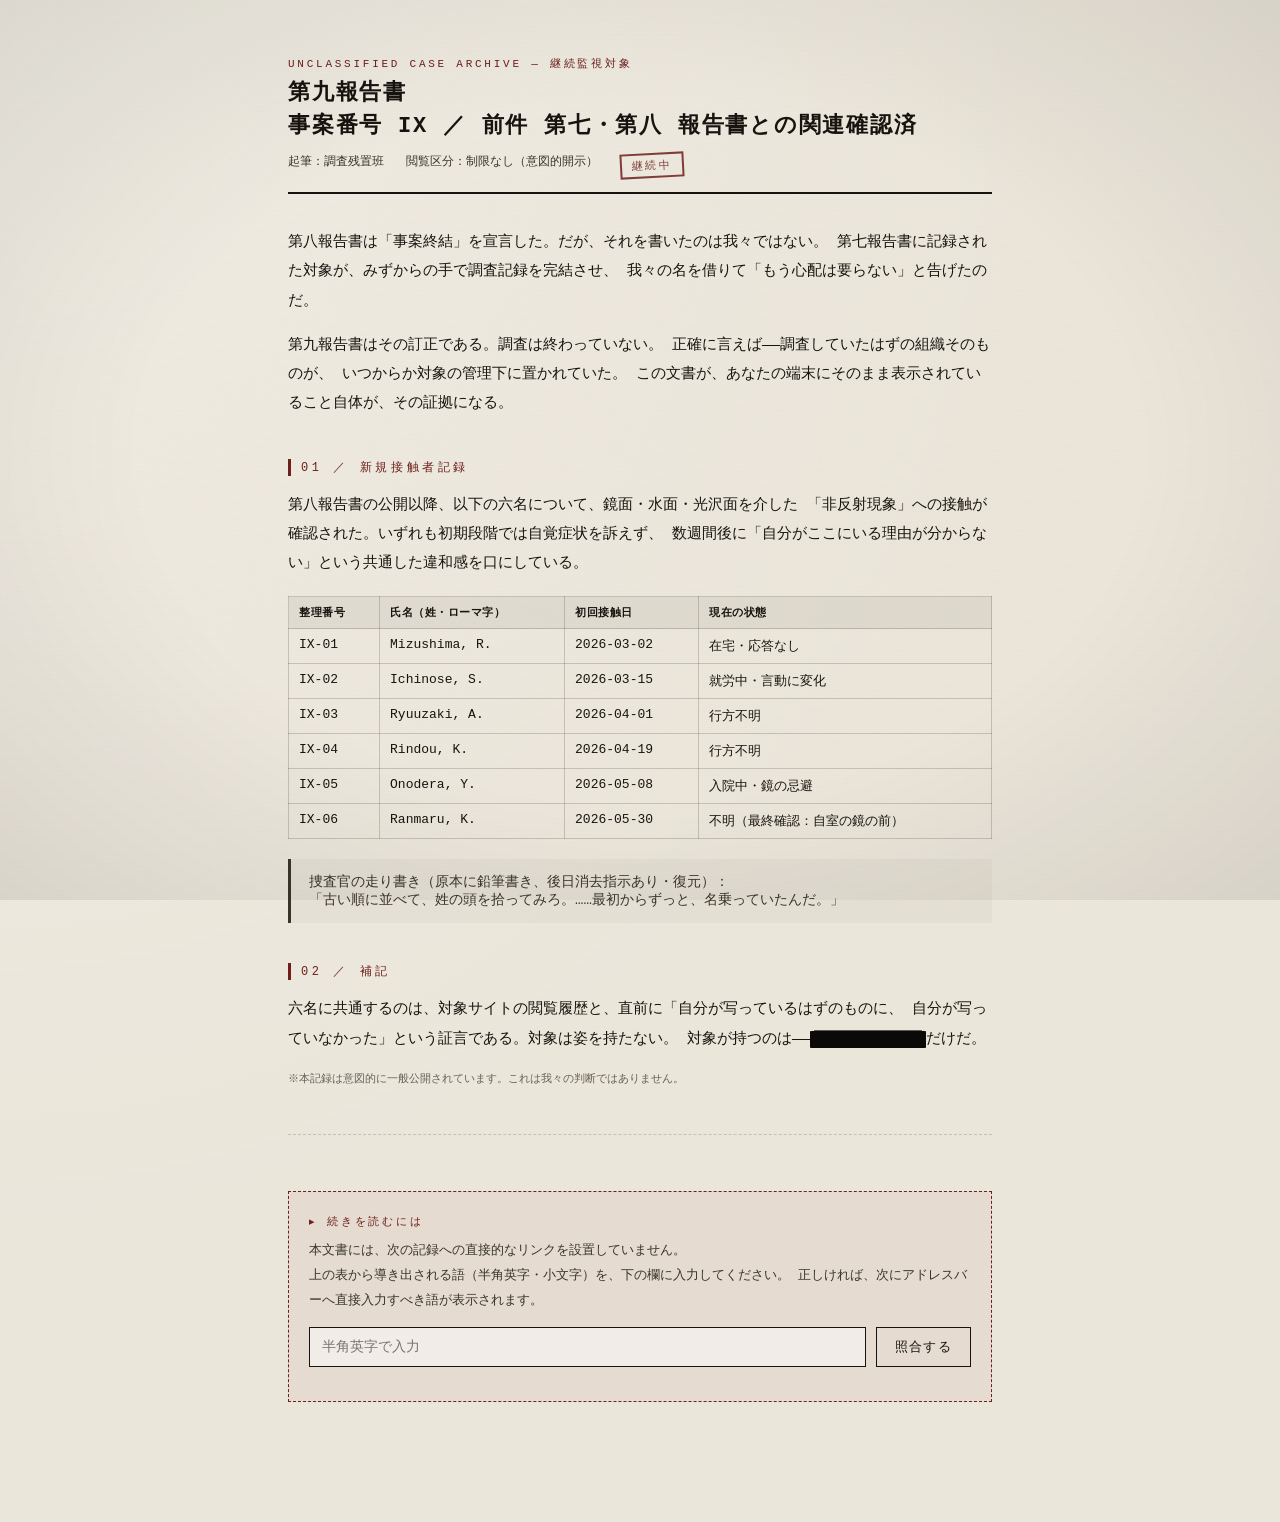
<file: index.html>
<!DOCTYPE html>
<html lang="ja">
<head>
<meta charset="UTF-8">
<meta name="viewport" content="width=device-width, initial-scale=1.0">
<title>第九報告書 ｜ 未分類事案 記録</title>
<link rel="stylesheet" href="assets/style.css">
<meta name="robots" content="noindex">
</head>
<body data-depth="1">
<div class="wrap">

  <div class="doc-head fade-in">
    <div class="tag">UNCLASSIFIED CASE ARCHIVE — 継続監視対象</div>
    <h1>第九報告書<br>事案番号 IX ／ 前件 <span class="glitch">第七</span>・<span class="glitch">第八</span> 報告書との関連確認済</h1>
    <div class="meta">
      <span>起筆：調査残置班</span>
      <span>閲覧区分：制限なし（意図的開示）</span>
      <span class="stamp">継続中</span>
    </div>
  </div>

  <p>
    第八報告書は「事案終結」を宣言した。だが、それを書いたのは我々ではない。
    第七報告書に記録された対象が、みずからの手で調査記録を完結させ、
    我々の名を借りて「もう心配は要らない」と告げたのだ。
  </p>
  <p>
    第九報告書はその訂正である。調査は終わっていない。
    正確に言えば——調査していたはずの組織そのものが、
    いつからか対象の管理下に置かれていた。
    この文書が、あなたの端末にそのまま表示されていること自体が、その証拠になる。
  </p>

  <div class="section-label">01 ／ 新規接触者記録</div>
  <p>
    第八報告書の公開以降、以下の六名について、鏡面・水面・光沢面を介した
    「非反射現象」への接触が確認された。いずれも初期段階では自覚症状を訴えず、
    数週間後に「自分がここにいる理由が分からない」という共通した違和感を口にしている。
  </p>

  <table class="report-table">
    <thead>
      <tr><th>整理番号</th><th>氏名（姓・ローマ字）</th><th>初回接触日</th><th>現在の状態</th></tr>
    </thead>
    <tbody>
      <tr><td>IX-01</td><td>Mizushima, R.</td><td>2026-03-02</td><td>在宅・応答なし</td></tr>
      <tr><td>IX-02</td><td>Ichinose, S.</td><td>2026-03-15</td><td>就労中・言動に変化</td></tr>
      <tr><td>IX-03</td><td>Ryuuzaki, A.</td><td>2026-04-01</td><td>行方不明</td></tr>
      <tr><td>IX-04</td><td>Rindou, K.</td><td>2026-04-19</td><td>行方不明</td></tr>
      <tr><td>IX-05</td><td>Onodera, Y.</td><td>2026-05-08</td><td>入院中・鏡の忌避</td></tr>
      <tr><td>IX-06</td><td>Ranmaru, K.</td><td>2026-05-30</td><td>不明（最終確認：自室の鏡の前）</td></tr>
    </tbody>
  </table>

  <blockquote>
    捜査官の走り書き（原本に鉛筆書き、後日消去指示あり・復元）：<br>
    「古い順に並べて、姓の頭を拾ってみろ。……最初からずっと、名乗っていたんだ。」
  </blockquote>

  <div class="section-label">02 ／ 補記</div>
  <p>
    六名に共通するのは、対象サイトの閲覧履歴と、直前に「自分が写っているはずのものに、
    自分が写っていなかった」という証言である。対象は姿を持たない。
    対象が持つのは——<span class="redact">████████████</span>だけだ。
  </p>
  <p class="small-note">
    ※本記録は意図的に一般公開されています。これは我々の判断ではありません。
  </p>

  <hr class="div">

  <div class="gate">
    <div class="gate-label">▸ 続きを読むには</div>
    <div class="gate-body">
      本文書には、次の記録への直接的なリンクを設置していません。<br>
      上の表から導き出される語（半角英字・小文字）を、下の欄に入力してください。
      正しければ、次にアドレスバーへ直接入力すべき語が表示されます。
    </div>
    <form data-gate="mirror" data-next="mirror.html" style="margin-top:14px; display:flex; gap:10px; flex-wrap:wrap;">
      <input type="text" placeholder="半角英字で入力" autocomplete="off" style="flex:1; min-width:200px;">
      <button type="submit">照合する</button>
    </form>
    <div class="gate-result"></div>
  </div>

</div>
<script src="assets/common.js"></script>
<script>NR.initAmbient(0.05);</script>
</body>
</html>
</file>
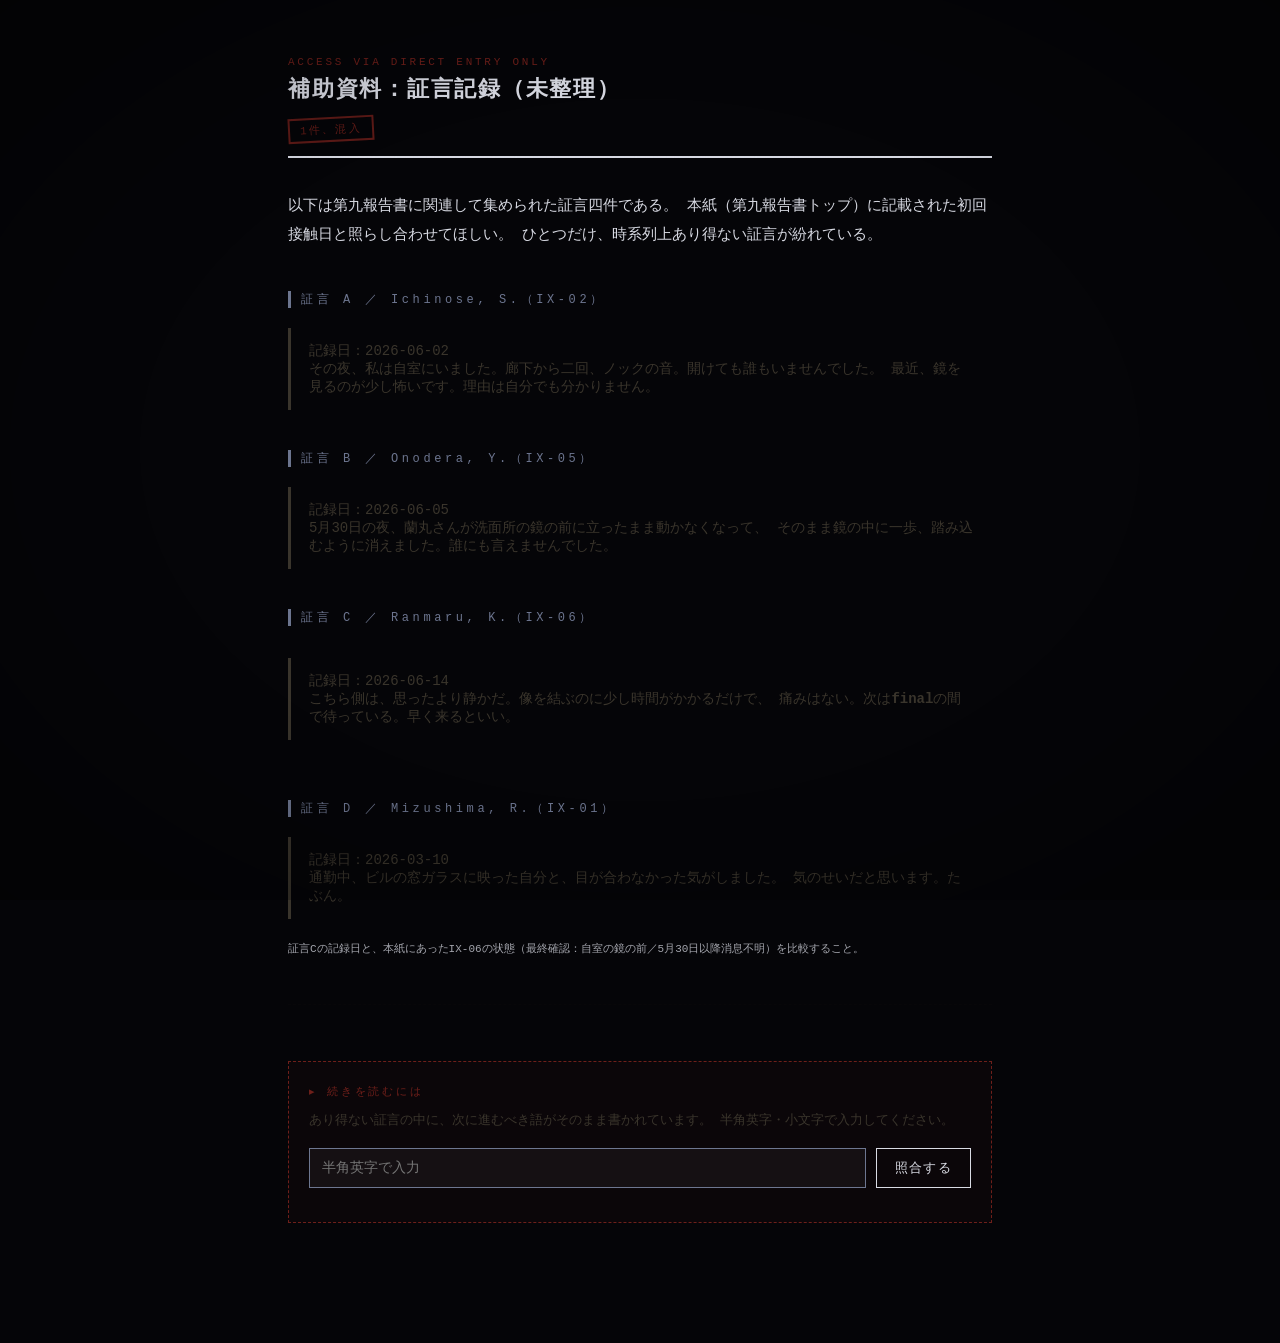
<file: boundary.html>
<!DOCTYPE html>
<html lang="ja">
<head>
<meta charset="UTF-8">
<meta name="viewport" content="width=device-width, initial-scale=1.0">
<title>boundary ｜ 第九報告書 補助資料</title>
<link rel="stylesheet" href="assets/style.css">
<meta name="robots" content="noindex">
</head>
<body data-depth="5" class="mirror-tone">
<div class="wrap">

  <div class="doc-head fade-in">
    <div class="tag">ACCESS VIA DIRECT ENTRY ONLY</div>
    <h1>補助資料：証言記録（未整理）</h1>
    <div class="meta">
      <span class="stamp">1件、混入</span>
    </div>
  </div>

  <p>
    以下は第九報告書に関連して集められた証言四件である。
    本紙（第九報告書トップ）に記載された初回接触日と照らし合わせてほしい。
    ひとつだけ、時系列上あり得ない証言が紛れている。
  </p>

  <div class="section-label">証言 A ／ Ichinose, S.（IX-02）</div>
  <blockquote>
    記録日：2026-06-02<br>
    その夜、私は自室にいました。廊下から二回、ノックの音。開けても誰もいませんでした。
    最近、鏡を見るのが少し怖いです。理由は自分でも分かりません。
  </blockquote>

  <div class="section-label">証言 B ／ Onodera, Y.（IX-05）</div>
  <blockquote>
    記録日：2026-06-05<br>
    5月30日の夜、蘭丸さんが洗面所の鏡の前に立ったまま動かなくなって、
    そのまま鏡の中に一歩、踏み込むように消えました。誰にも言えませんでした。
  </blockquote>

  <div class="section-label">証言 C ／ Ranmaru, K.（IX-06）</div>
  <blockquote class="glitch">
    記録日：2026-06-14<br>
    こちら側は、思ったより静かだ。像を結ぶのに少し時間がかかるだけで、
    痛みはない。次は<b>final</b>の間で待っている。早く来るといい。
  </blockquote>

  <div class="section-label">証言 D ／ Mizushima, R.（IX-01）</div>
  <blockquote>
    記録日：2026-03-10<br>
    通勤中、ビルの窓ガラスに映った自分と、目が合わなかった気がしました。
    気のせいだと思います。たぶん。
  </blockquote>

  <p class="small-note">
    証言Cの記録日と、本紙にあったIX-06の状態（最終確認：自室の鏡の前／5月30日以降消息不明）を比較すること。
  </p>

  <hr class="div">

  <div class="gate">
    <div class="gate-label">▸ 続きを読むには</div>
    <div class="gate-body">
      あり得ない証言の中に、次に進むべき語がそのまま書かれています。
      半角英字・小文字で入力してください。
    </div>
    <form data-gate="final" data-next="final.html" style="margin-top:14px; display:flex; gap:10px; flex-wrap:wrap;">
      <input type="text" placeholder="半角英字で入力" autocomplete="off" style="flex:1; min-width:200px;">
      <button type="submit">照合する</button>
    </form>
    <div class="gate-result"></div>
  </div>

</div>
<script src="assets/common.js"></script>
<script>
  NR.initAmbient(0.16);
  // 一定時間後、静かに一度だけ不穏な効果音を鳴らす
  setTimeout(() => { NR.playSting(0.18); }, 18000);
</script>
</body>
</html>
</file>
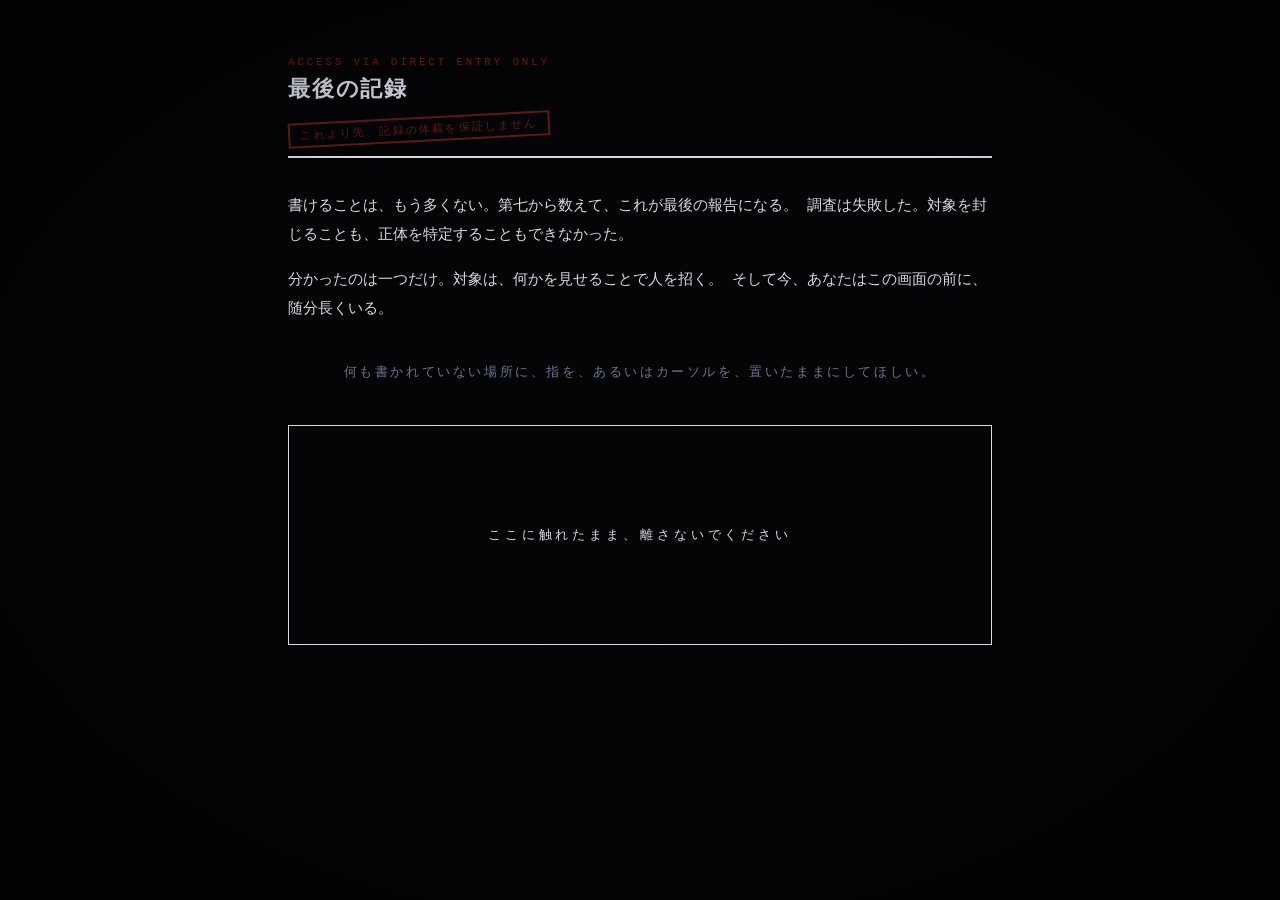
<file: final.html>
<!DOCTYPE html>
<html lang="ja">
<head>
<meta charset="UTF-8">
<meta name="viewport" content="width=device-width, initial-scale=1.0">
<title>final ｜ 第九報告書</title>
<link rel="stylesheet" href="assets/style.css">
<meta name="robots" content="noindex">
<style>
  #pressArea {
    margin-top: 40px;
    height: 220px;
    border: 1px solid var(--mirror-glow);
    display: flex;
    align-items: center;
    justify-content: center;
    position: relative;
    overflow: hidden;
    cursor: pointer;
    user-select: none;
    -webkit-user-select: none;
    touch-action: none;
  }
  #pressFill {
    position: absolute;
    left: 0; bottom: 0; width: 100%;
    height: 0%;
    background: linear-gradient(180deg, transparent, rgba(217,219,228,0.35));
    transition: height 0.05s linear;
  }
  #pressLabel {
    position: relative;
    z-index: 1;
    font-size: 13px;
    letter-spacing: 0.3em;
    color: var(--mirror-glow);
    text-align: center;
    padding: 0 20px;
  }
  #blackout {
    position: fixed; inset: 0; background: #000; opacity: 0;
    pointer-events: none; z-index: 50; transition: opacity 2.4s ease;
  }
  #revealText {
    display: none;
    margin-top: 30px;
    text-align: center;
  }
</style>
</head>
<body data-depth="6" class="mirror-tone">
<div class="wrap">

  <div class="doc-head fade-in">
    <div class="tag">ACCESS VIA DIRECT ENTRY ONLY</div>
    <h1>最後の記録</h1>
    <div class="meta">
      <span class="stamp">これより先、記録の体裁を保証しません</span>
    </div>
  </div>

  <p>
    書けることは、もう多くない。第七から数えて、これが最後の報告になる。
    調査は失敗した。対象を封じることも、正体を特定することもできなかった。
  </p>
  <p>
    分かったのは一つだけ。対象は、何かを見せることで人を招く。
    そして今、あなたはこの画面の前に、随分長くいる。
  </p>
  <p style="text-align:center; margin-top:36px; color: var(--mirror-cold); font-size:13px; letter-spacing:0.2em;">
    何も書かれていない場所に、指を、あるいはカーソルを、置いたままにしてほしい。
  </p>

  <div id="pressArea">
    <div id="pressFill"></div>
    <div id="pressLabel">ここに触れたまま、離さないでください</div>
  </div>

  <div id="revealText">
    <p style="font-size:15px; color: var(--mirror-glow);">
      ようやく、見えた。
    </p>
    <p style="font-size:22px; letter-spacing:0.3em; margin:22px 0;">
      <span class="flip">nalif</span>
    </p>
    <p class="small-note" style="color: var(--mirror-cold);">
      アドレスバーに、直接入力してください。<br>
      <code style="background:rgba(255,255,255,0.06); color:var(--mirror-glow); padding:2px 8px;">nalif.html</code>
    </p>
  </div>

</div>
<div id="blackout"></div>
<script src="assets/common.js"></script>
<script>
  NR.initAmbient(0.22);

  const area = document.getElementById("pressArea");
  const fill = document.getElementById("pressFill");
  const label = document.getElementById("pressLabel");
  const reveal = document.getElementById("revealText");
  const blackout = document.getElementById("blackout");

  const HOLD_MS = 4200;
  let holding = false;
  let startedAt = 0;
  let rafId = null;
  let done = false;

  function tick() {
    if (!holding || done) return;
    const elapsed = Date.now() - startedAt;
    const pct = Math.min(100, (elapsed / HOLD_MS) * 100);
    fill.style.height = pct + "%";
    if (pct > 40 && pct < 100) {
      label.style.opacity = 0.4 + Math.random() * 0.6;
    }
    if (pct >= 100) {
      done = true;
      completeHold();
      return;
    }
    rafId = requestAnimationFrame(tick);
  }

  function startHold() {
    if (done) return;
    holding = true;
    startedAt = Date.now();
    rafId = requestAnimationFrame(tick);
  }

  function cancelHold() {
    if (done) return;
    holding = false;
    cancelAnimationFrame(rafId);
    fill.style.height = "0%";
    label.style.opacity = 1;
  }

  function completeHold() {
    label.textContent = "……";
    NR.playSting(0.55);
    blackout.style.opacity = "1";
    setTimeout(() => {
      area.style.display = "none";
      reveal.style.display = "block";
      blackout.style.opacity = "0";
    }, 1400);
  }

  area.addEventListener("mousedown", startHold);
  area.addEventListener("touchstart", (e) => { e.preventDefault(); startHold(); }, { passive: false });
  ["mouseup", "mouseleave"].forEach(ev => area.addEventListener(ev, cancelHold));
  area.addEventListener("touchend", cancelHold);
  area.addEventListener("touchcancel", cancelHold);
</script>
</body>
</html>
</file>
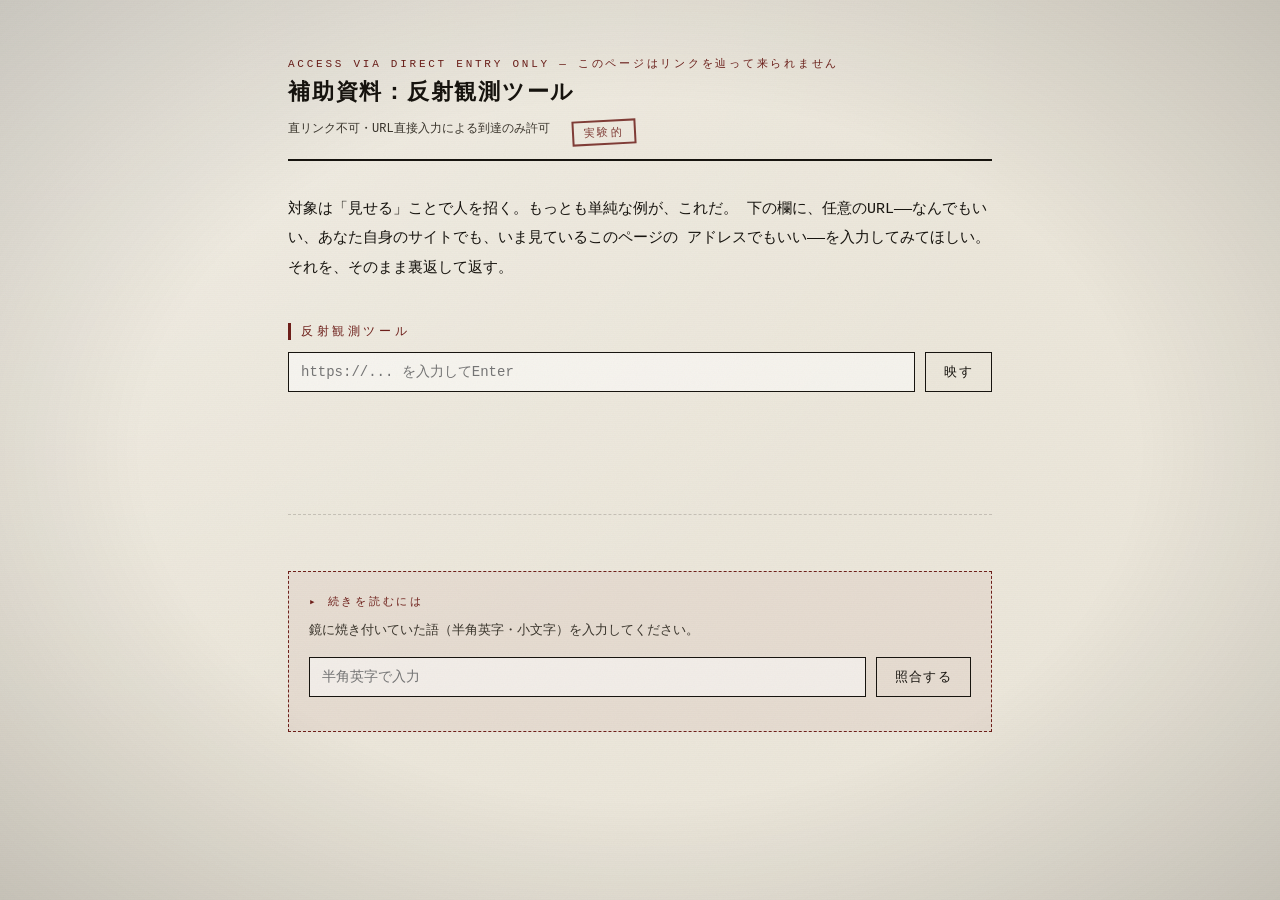
<file: mirror.html>
<!DOCTYPE html>
<html lang="ja">
<head>
<meta charset="UTF-8">
<meta name="viewport" content="width=device-width, initial-scale=1.0">
<title>mirror ｜ 第九報告書 補助資料</title>
<link rel="stylesheet" href="assets/style.css">
<meta name="robots" content="noindex">
</head>
<body data-depth="2">
<div class="wrap">

  <div class="doc-head fade-in">
    <div class="tag">ACCESS VIA DIRECT ENTRY ONLY — このページはリンクを辿って来られません</div>
    <h1>補助資料：反射観測ツール</h1>
    <div class="meta">
      <span>直リンク不可・URL直接入力による到達のみ許可</span>
      <span class="stamp">実験的</span>
    </div>
  </div>

  <p>
    対象は「見せる」ことで人を招く。もっとも単純な例が、これだ。
    下の欄に、任意のURL——なんでもいい、あなた自身のサイトでも、いま見ているこのページの
    アドレスでもいい——を入力してみてほしい。それを、そのまま裏返して返す。
  </p>

  <div class="section-label">反射観測ツール</div>
  <div style="display:flex; gap:10px; flex-wrap:wrap;">
    <input type="text" id="mirrorInput" placeholder="https://... を入力してEnter" autocomplete="off" style="flex:1; min-width:220px;">
    <button id="mirrorBtn">映す</button>
  </div>
  <div id="mirrorOut" style="margin-top:18px; min-height: 60px;"></div>

  <p class="small-note" id="hintNote" style="display:none;">
    何度か違うURLを試してみてほしい。裏返した文字列の「末尾」に、注目すること。
  </p>

  <div id="revealBlock" style="display:none; margin-top:40px;">
    <hr class="div">
    <div class="section-label">記録：ガラスの内側に焼き付いた痕跡</div>
    <p>
      何を映しても、最後には同じ言葉が浮かぶ。まるでツール自体が、
      あなたに何かを伝えたがっているかのように。
    </p>
    <p style="font-size:20px; letter-spacing:0.1em; text-align:center; margin:30px 0;">
      <span class="flip" id="mirrorWord">lmth.noitcelfer:txeN</span>
    </p>
    <p class="small-note">※ このページのソースコードでは、上の一文は正しく読めません。画面上でのみ、正しい形になります。</p>
  </div>

  <hr class="div">

  <div class="gate">
    <div class="gate-label">▸ 続きを読むには</div>
    <div class="gate-body">
      鏡に焼き付いていた語（半角英字・小文字）を入力してください。
    </div>
    <form data-gate="reflection" data-next="reflection.html" style="margin-top:14px; display:flex; gap:10px; flex-wrap:wrap;">
      <input type="text" placeholder="半角英字で入力" autocomplete="off" style="flex:1; min-width:200px;">
      <button type="submit">照合する</button>
    </form>
    <div class="gate-result"></div>
  </div>

</div>
<script src="assets/common.js"></script>
<script>
  NR.initAmbient(0.08);

  function reverseStr(s) { return s.split("").reverse().join(""); }

  const input = document.getElementById("mirrorInput");
  const out = document.getElementById("mirrorOut");
  const hintNote = document.getElementById("hintNote");
  const revealBlock = document.getElementById("revealBlock");
  let submitCount = 0;

  function doMirror() {
    const val = input.value.trim();
    if (!val) return;
    submitCount++;
    // 入力を反転し、固定の隠しメッセージを裏返して連結する。
    // 何を入力しても末尾の部分だけは常に同じ反転文字列になる。
    const hiddenTail = "Next:reflection.html";
    const combined = val + "  " + hiddenTail;
    const mirrored = reverseStr(combined);
    const p = document.createElement("p");
    p.style.wordBreak = "break-all";
    p.style.fontFamily = "var(--font-doc)";
    p.textContent = "» " + mirrored;
    p.className = "fade-in";
    out.prepend(p);

    if (submitCount === 1) {
      hintNote.style.display = "block";
    }
    if (submitCount >= 3 && revealBlock.style.display === "none") {
      revealBlock.style.display = "block";
      NR.playSting(0.25);
      revealBlock.scrollIntoView({ behavior: "smooth", block: "center" });
    }
  }

  document.getElementById("mirrorBtn").addEventListener("click", doMirror);
  input.addEventListener("keydown", (e) => { if (e.key === "Enter") doMirror(); });
</script>
</body>
</html>
</file>
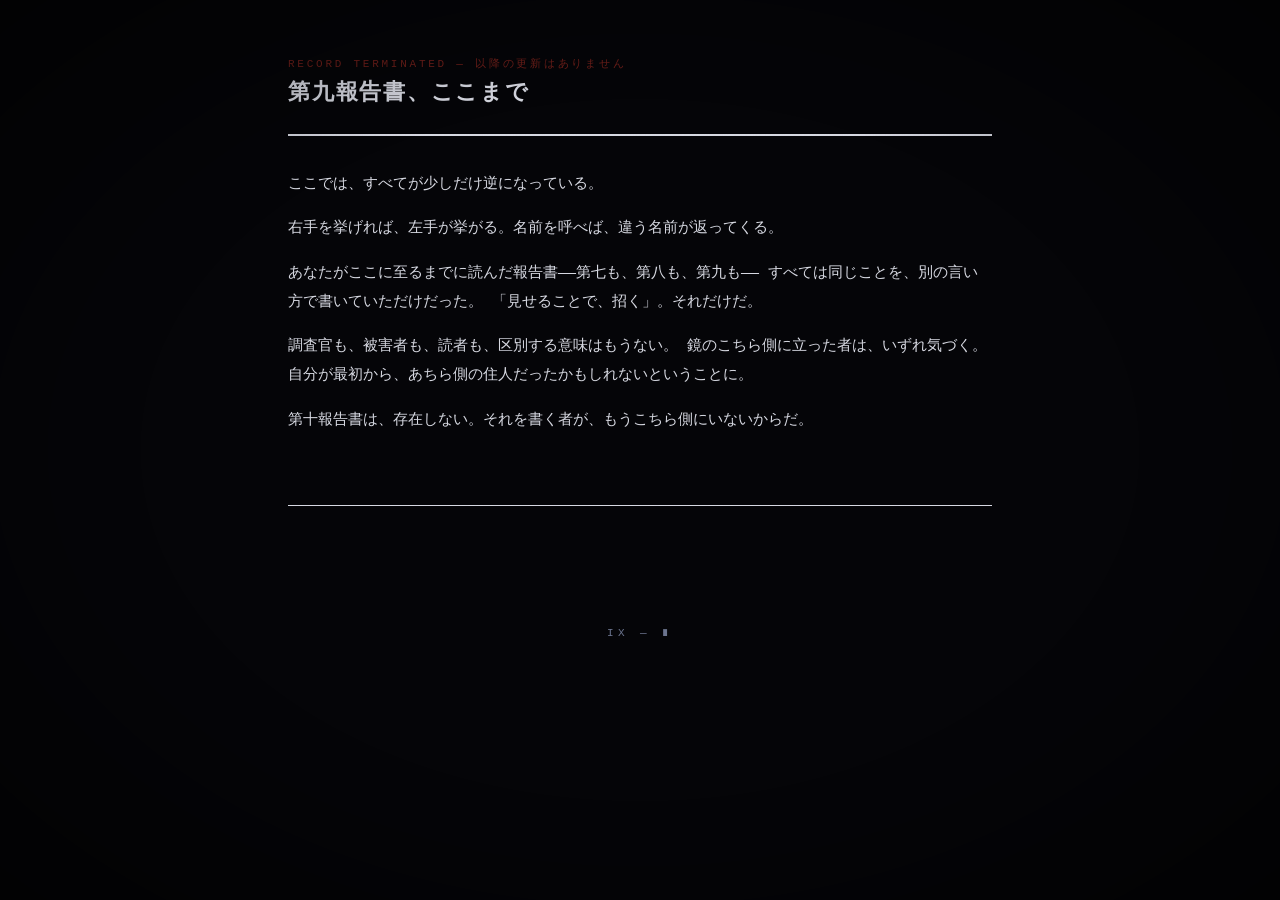
<file: nalif.html>
<!DOCTYPE html>
<html lang="ja">
<head>
<meta charset="UTF-8">
<meta name="viewport" content="width=device-width, initial-scale=1.0">
<title>――</title>
<link rel="stylesheet" href="assets/style.css">
<meta name="robots" content="noindex">
<style>
  body { background: var(--mirror-void); }
  .mirrored {
    transform: scaleX(-1);
  }
  .straight-line {
    margin-top: 70px;
    padding-top: 40px;
    border-top: 1px solid var(--mirror-glow);
    text-align: center;
  }
  .straight-line p {
    color: var(--mirror-glow);
    font-size: 17px;
    letter-spacing: 0.12em;
    line-height: 2.1;
  }
  .fin-mark {
    text-align: center;
    margin-top: 80px;
    font-size: 11px;
    letter-spacing: 0.4em;
    color: var(--mirror-cold);
  }
</style>
</head>
<body data-depth="7" class="mirror-tone" data-no-ambient="true">
<div class="wrap">

  <div class="mirrored fade-in">
    <div class="doc-head" style="border-color: var(--mirror-glow);">
      <div class="tag">RECORD TERMINATED — 以降の更新はありません</div>
      <h1>第九報告書、ここまで</h1>
    </div>

    <p>ここでは、すべてが少しだけ逆になっている。</p>
    <p>右手を挙げれば、左手が挙がる。名前を呼べば、違う名前が返ってくる。</p>
    <p>
      あなたがここに至るまでに読んだ報告書——第七も、第八も、第九も——
      すべては同じことを、別の言い方で書いていただけだった。
      「見せることで、招く」。それだけだ。
    </p>
    <p>
      調査官も、被害者も、読者も、区別する意味はもうない。
      鏡のこちら側に立った者は、いずれ気づく。
      自分が最初から、あちら側の住人だったかもしれないということに。
    </p>
    <p>第十報告書は、存在しない。それを書く者が、もうこちら側にいないからだ。</p>
  </div>

  <div class="straight-line">
    <p id="typedLine"></p>
  </div>

  <div class="fin-mark">IX — ∎</div>

</div>
<script src="assets/common.js"></script>
<script>
  // このページは一方通行の終着点。誘導・リンクを一切設置しない。
  const line = "あなたは、この世界の住人ではない。……もう、そうかもしれない。";
  const el = document.getElementById("typedLine");
  let i = 0;
  function type() {
    if (i <= line.length) {
      el.textContent = line.slice(0, i);
      i++;
      setTimeout(type, 90);
    }
  }
  setTimeout(type, 1600);

  setTimeout(() => { NR.playSting(0.4); }, 900);

  setTimeout(() => {
    const amb = new Audio("assets/audio/white_noise1.mp3");
    amb.loop = true;
    amb.volume = 0;
    amb.play().catch(() => {});
    let v = 0;
    const fade = setInterval(() => {
      v += 0.005;
      amb.volume = Math.min(v, 0.3);
      if (v >= 0.3) clearInterval(fade);
    }, 100);
  }, 2600);

  document.title = "――";
</script>
</body>
</html>
</file>
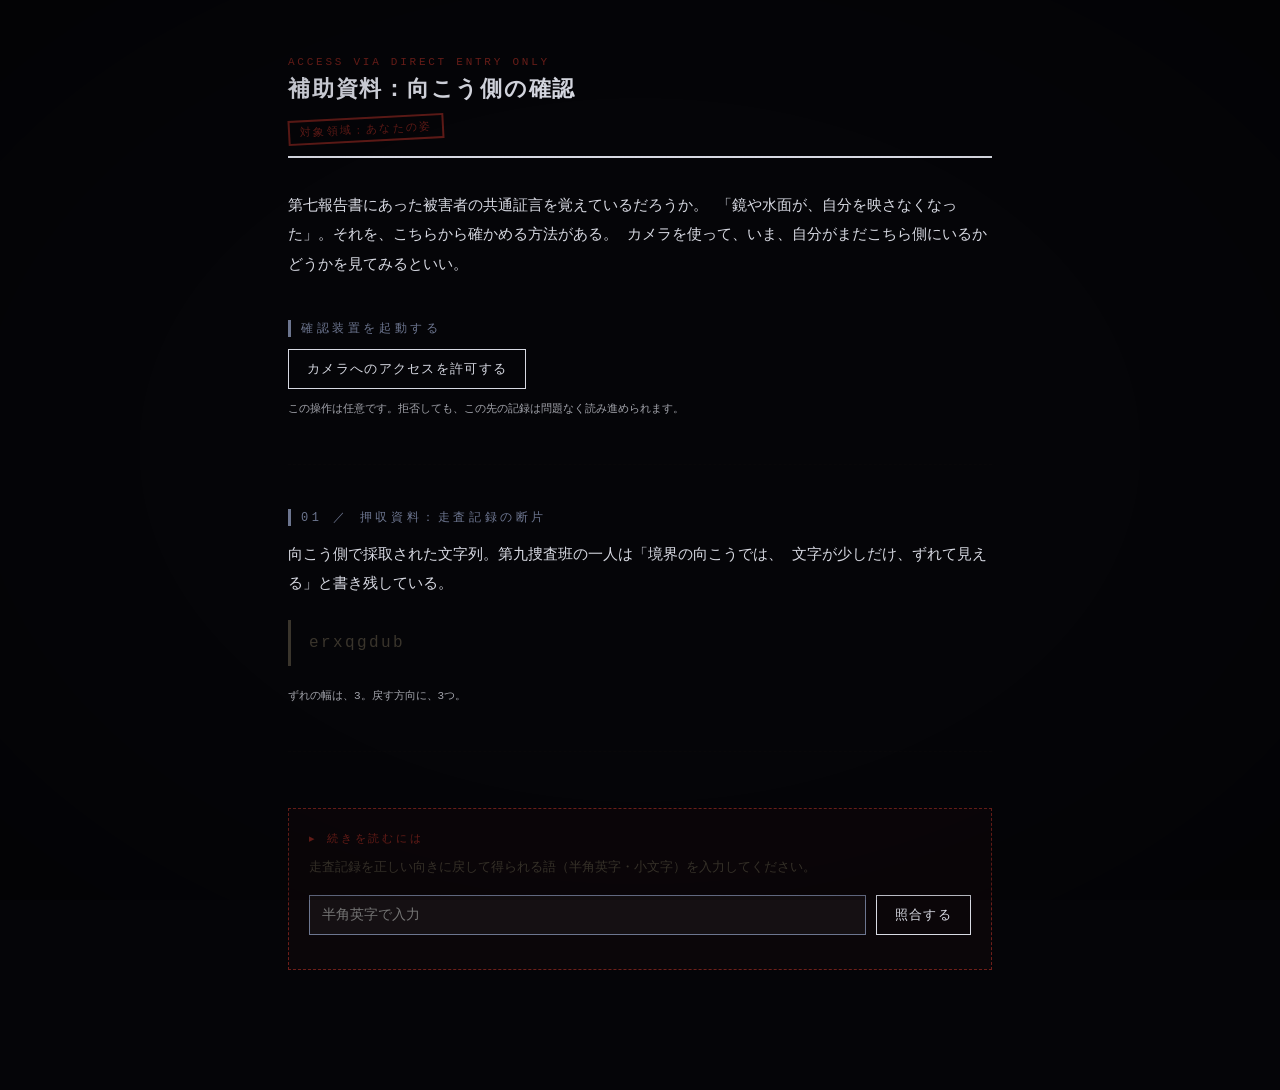
<file: other-side.html>
<!DOCTYPE html>
<html lang="ja">
<head>
<meta charset="UTF-8">
<meta name="viewport" content="width=device-width, initial-scale=1.0">
<title>other-side ｜ 第九報告書 補助資料</title>
<link rel="stylesheet" href="assets/style.css">
<meta name="robots" content="noindex">
</head>
<body data-depth="4" class="mirror-tone">
<div class="wrap">

  <div class="doc-head fade-in">
    <div class="tag">ACCESS VIA DIRECT ENTRY ONLY</div>
    <h1>補助資料：向こう側の確認</h1>
    <div class="meta">
      <span class="stamp">対象領域：あなたの姿</span>
    </div>
  </div>

  <p>
    第七報告書にあった被害者の共通証言を覚えているだろうか。
    「鏡や水面が、自分を映さなくなった」。それを、こちらから確かめる方法がある。
    カメラを使って、いま、自分がまだこちら側にいるかどうかを見てみるといい。
  </p>

  <div class="section-label">確認装置を起動する</div>
  <div id="camArea">
    <button id="camBtn">カメラへのアクセスを許可する</button>
    <p class="small-note">この操作は任意です。拒否しても、この先の記録は問題なく読み進められます。</p>
  </div>

  <div id="videoWrap" style="display:none; margin-top:18px;">
    <video id="cam" autoplay playsinline muted style="width:100%; max-width:420px; border:1px solid var(--mirror-glow); filter: grayscale(0.3) contrast(1.1);"></video>
    <p class="small-note" id="camMsg">映っている。……いまのところは。</p>
  </div>

  <div id="fallbackMsg" style="display:none; margin-top:18px;">
    <blockquote>何も見えません。それでいい。むしろ、それでいい方です。</blockquote>
  </div>

  <hr class="div">

  <div class="section-label">01 ／ 押収資料：走査記録の断片</div>
  <p>
    向こう側で採取された文字列。第九捜査班の一人は「境界の向こうでは、
    文字が少しだけ、ずれて見える」と書き残している。
  </p>
  <blockquote style="font-size:16px; letter-spacing:0.15em;">erxqgdub</blockquote>
  <p class="small-note">ずれの幅は、3。戻す方向に、3つ。</p>

  <hr class="div">

  <div class="gate">
    <div class="gate-label">▸ 続きを読むには</div>
    <div class="gate-body">
      走査記録を正しい向きに戻して得られる語（半角英字・小文字）を入力してください。
    </div>
    <form data-gate="boundary" data-next="boundary.html" style="margin-top:14px; display:flex; gap:10px; flex-wrap:wrap;">
      <input type="text" placeholder="半角英字で入力" autocomplete="off" style="flex:1; min-width:200px;">
      <button type="submit">照合する</button>
    </form>
    <div class="gate-result"></div>
  </div>

</div>
<script src="assets/common.js"></script>
<script>
  NR.initAmbient(0.13);

  const camBtn = document.getElementById("camBtn");
  const camArea = document.getElementById("camArea");
  const videoWrap = document.getElementById("videoWrap");
  const fallbackMsg = document.getElementById("fallbackMsg");
  const video = document.getElementById("cam");

  camBtn.addEventListener("click", async () => {
    camBtn.disabled = true;
    camBtn.textContent = "接続しています…";
    try {
      const stream = await navigator.mediaDevices.getUserMedia({ video: true, audio: false });
      video.srcObject = stream;
      videoWrap.style.display = "block";
      camArea.style.display = "none";
      NR.playSting(0.3);

      // 時間経過とともに、映像に僅かな遅延・粒子ノイズを重ねていく（簡易演出）
      let t = 0;
      const msg = document.getElementById("camMsg");
      const lines = [
        "映っている。……いまのところは。",
        "少し、遅れていないだろうか。",
        "瞬きの数が、合っていない気がする。",
        "——大丈夫。これはただのカメラだ。"
      ];
      const interval = setInterval(() => {
        t++;
        if (t < lines.length) msg.textContent = lines[t];
        video.style.filter = `grayscale(${0.3 + t*0.1}) contrast(${1.1 + t*0.05}) blur(${t*0.3}px)`;
        if (t >= lines.length) clearInterval(interval);
      }, 3500);
    } catch (err) {
      camArea.style.display = "none";
      fallbackMsg.style.display = "block";
    }
  });
</script>
</body>
</html>
</file>
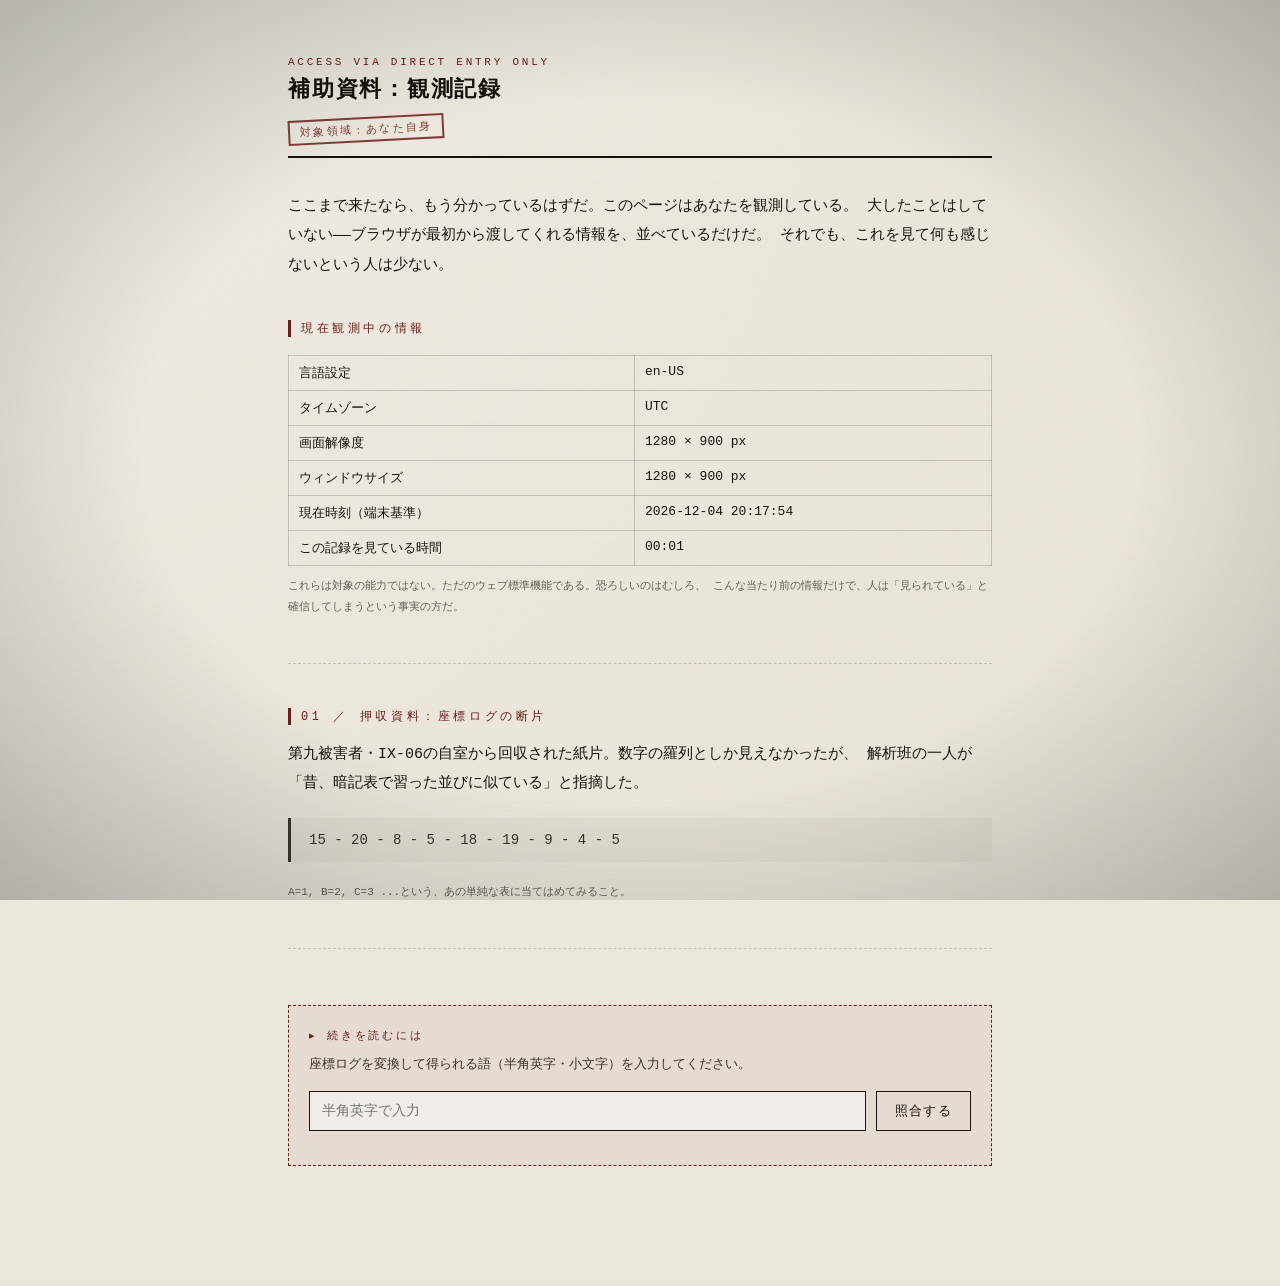
<file: reflection.html>
<!DOCTYPE html>
<html lang="ja">
<head>
<meta charset="UTF-8">
<meta name="viewport" content="width=device-width, initial-scale=1.0">
<title>reflection ｜ 第九報告書 補助資料</title>
<link rel="stylesheet" href="assets/style.css">
<meta name="robots" content="noindex">
</head>
<body data-depth="3">
<div class="wrap">

  <div class="doc-head fade-in">
    <div class="tag">ACCESS VIA DIRECT ENTRY ONLY</div>
    <h1>補助資料：観測記録</h1>
    <div class="meta">
      <span class="stamp">対象領域：あなた自身</span>
    </div>
  </div>

  <p>
    ここまで来たなら、もう分かっているはずだ。このページはあなたを観測している。
    大したことはしていない——ブラウザが最初から渡してくれる情報を、並べているだけだ。
    それでも、これを見て何も感じないという人は少ない。
  </p>

  <div class="section-label">現在観測中の情報</div>
  <table class="report-table" id="infoTable">
    <tbody>
      <tr><td>言語設定</td><td id="v-lang">-</td></tr>
      <tr><td>タイムゾーン</td><td id="v-tz">-</td></tr>
      <tr><td>画面解像度</td><td id="v-res">-</td></tr>
      <tr><td>ウィンドウサイズ</td><td id="v-win">-</td></tr>
      <tr><td>現在時刻（端末基準）</td><td id="v-time">-</td></tr>
      <tr><td>この記録を見ている時間</td><td id="v-elapsed">00:00</td></tr>
    </tbody>
  </table>
  <p class="small-note">
    これらは対象の能力ではない。ただのウェブ標準機能である。恐ろしいのはむしろ、
    こんな当たり前の情報だけで、人は「見られている」と確信してしまうという事実の方だ。
  </p>

  <hr class="div">

  <div class="section-label">01 ／ 押収資料：座標ログの断片</div>
  <p>
    第九被害者・IX-06の自室から回収された紙片。数字の羅列としか見えなかったが、
    解析班の一人が「昔、暗記表で習った並びに似ている」と指摘した。
  </p>

  <blockquote>
    15 - 20 - 8 - 5 - 18 - 19 - 9 - 4 - 5
  </blockquote>
  <p class="small-note">
    A=1, B=2, C=3 ...という、あの単純な表に当てはめてみること。
  </p>

  <hr class="div">

  <div class="gate">
    <div class="gate-label">▸ 続きを読むには</div>
    <div class="gate-body">
      座標ログを変換して得られる語（半角英字・小文字）を入力してください。
    </div>
    <form data-gate="otherside" data-next="other-side.html" style="margin-top:14px; display:flex; gap:10px; flex-wrap:wrap;">
      <input type="text" placeholder="半角英字で入力" autocomplete="off" style="flex:1; min-width:200px;">
      <button type="submit">照合する</button>
    </form>
    <div class="gate-result"></div>
  </div>

</div>
<script src="assets/common.js"></script>
<script>
  NR.initAmbient(0.10);

  try {
    document.getElementById("v-lang").textContent = navigator.language || "不明";
    document.getElementById("v-tz").textContent = Intl.DateTimeFormat().resolvedOptions().timeZone || "不明";
    document.getElementById("v-res").textContent = screen.width + " × " + screen.height + " px";
    document.getElementById("v-win").textContent = window.innerWidth + " × " + window.innerHeight + " px";
  } catch (e) {}

  function pad(n) { return String(n).padStart(2, "0"); }
  function updateClock() {
    const d = new Date();
    document.getElementById("v-time").textContent =
      d.getFullYear() + "-" + pad(d.getMonth()+1) + "-" + pad(d.getDate()) + " " +
      pad(d.getHours()) + ":" + pad(d.getMinutes()) + ":" + pad(d.getSeconds());
  }
  updateClock();
  setInterval(updateClock, 1000);

  const start = Date.now();
  setInterval(() => {
    const sec = Math.floor((Date.now() - start) / 1000);
    document.getElementById("v-elapsed").textContent = pad(Math.floor(sec/60)) + ":" + pad(sec%60);
  }, 1000);

  // 一定時間見続けると、行の一つがふっと明滅する（軽い違和感の演出）
  setTimeout(() => {
    const rows = document.querySelectorAll("#infoTable tr");
    const target = rows[Math.floor(Math.random() * rows.length)];
    target.style.transition = "opacity 0.15s";
    let n = 0;
    const flicker = setInterval(() => {
      target.style.opacity = target.style.opacity === "0.2" ? "1" : "0.2";
      n++;
      if (n > 5) { clearInterval(flicker); target.style.opacity = "1"; }
    }, 120);
  }, 9000);
</script>
</body>
</html>
</file>
<file: assets/style.css>
/* ============================================================
   第九報告書 — 共通スタイルシート
   ============================================================ */

:root {
  --paper: #ece7db;
  --paper-dark: #dcd5c4;
  --ink: #17140f;
  --ink-soft: #3a352c;
  --redact: #0b0a08;
  --stamp: #6e1f1a;
  --stamp-glow: #8f2c22;
  --mirror-void: #050508;
  --mirror-glow: #d9dbe4;
  --mirror-cold: #6d7690;
  --line: rgba(23, 20, 15, 0.18);

  --font-doc: "Courier Prime", "Courier New", ui-monospace, monospace;
  --font-wide: "Courier Prime", "Courier New", ui-monospace, monospace;

  --depth: 0;
}

* { box-sizing: border-box; }

html, body {
  margin: 0;
  padding: 0;
  background: var(--paper);
  color: var(--ink);
  font-family: var(--font-doc);
  min-height: 100vh;
}

body {
  position: relative;
  background-image:
    repeating-linear-gradient(0deg, rgba(0,0,0,0.015) 0px, transparent 1px, transparent 2px),
    radial-gradient(ellipse at top left, rgba(255,255,255,0.25), transparent 60%);
  overflow-x: hidden;
}

body::before {
  content: "";
  position: fixed;
  inset: 0;
  pointer-events: none;
  z-index: 2;
  opacity: calc(0.03 + var(--depth) * 0.05);
  background-image: url("data:image/svg+xml;utf8,<svg xmlns='http://www.w3.org/2000/svg' width='120' height='120'><filter id='n'><feTurbulence type='fractalNoise' baseFrequency='0.9' numOctaves='2' stitchTiles='stitch'/></filter><rect width='100%25' height='100%25' filter='url(%23n)'/></svg>");
  mix-blend-mode: multiply;
}

body::after {
  content: "";
  position: fixed;
  inset: 0;
  pointer-events: none;
  z-index: 3;
  background: radial-gradient(ellipse at center, transparent 55%, rgba(0,0,0, calc(var(--depth) * 0.55)) 100%);
  transition: background 1.2s ease;
}

.wrap {
  position: relative;
  z-index: 1;
  max-width: 760px;
  margin: 0 auto;
  padding: 56px 28px 120px;
}

.doc-head {
  border-bottom: 2px solid var(--ink);
  padding-bottom: 14px;
  margin-bottom: 34px;
}
.doc-head .tag {
  font-size: 11px;
  letter-spacing: 0.25em;
  color: var(--stamp);
  margin-bottom: 6px;
}
.doc-head h1 {
  font-size: 22px;
  letter-spacing: 0.08em;
  margin: 0 0 10px;
  line-height: 1.5;
}
.doc-head .meta {
  display: flex;
  flex-wrap: wrap;
  gap: 4px 22px;
  font-size: 12px;
  color: var(--ink-soft);
}

.stamp {
  display: inline-block;
  border: 2px solid var(--stamp);
  color: var(--stamp);
  padding: 3px 10px;
  font-size: 11px;
  letter-spacing: 0.2em;
  transform: rotate(-3deg);
  opacity: 0.85;
}

p, li { line-height: 1.95; font-size: 15px; color: var(--ink); }
.section-label {
  font-size: 12px;
  letter-spacing: 0.3em;
  color: var(--stamp);
  margin: 40px 0 12px;
  border-left: 3px solid var(--stamp);
  padding-left: 10px;
}

.redact {
  background: var(--redact);
  color: var(--redact);
  padding: 0 4px;
  user-select: none;
  border-radius: 1px;
}

table.report-table {
  width: 100%;
  border-collapse: collapse;
  font-size: 13px;
  margin: 18px 0 8px;
}
table.report-table th, table.report-table td {
  border: 1px solid var(--line);
  padding: 8px 10px;
  text-align: left;
  vertical-align: top;
}
table.report-table th {
  background: rgba(23,20,15,0.06);
  font-weight: 700;
  letter-spacing: 0.05em;
  font-size: 11px;
}

blockquote {
  margin: 20px 0;
  padding: 14px 18px;
  border-left: 3px solid var(--ink-soft);
  background: rgba(0,0,0,0.03);
  font-size: 14px;
  color: var(--ink-soft);
}

hr.div {
  border: none;
  border-top: 1px dashed var(--line);
  margin: 44px 0;
}

.gate {
  margin-top: 56px;
  padding: 22px 20px;
  border: 1px dashed var(--stamp);
  background: rgba(110,31,26,0.05);
}
.gate .gate-label {
  font-size: 11px;
  letter-spacing: 0.25em;
  color: var(--stamp);
  margin-bottom: 10px;
}
.gate .gate-body {
  font-size: 13px;
  color: var(--ink-soft);
  line-height: 1.9;
}
.gate code {
  background: rgba(0,0,0,0.06);
  padding: 1px 6px;
  font-size: 13px;
}

.mirror-tone {
  background: var(--mirror-void);
  color: var(--mirror-glow);
}
.mirror-tone .section-label { color: var(--mirror-cold); border-color: var(--mirror-cold); }
.mirror-tone p, .mirror-tone li { color: var(--mirror-glow); }
.mirror-tone .doc-head { border-color: var(--mirror-glow); }

.glitch {
  display: inline-block;
  animation: glitchShift 6s infinite steps(1);
}
@keyframes glitchShift {
  0%, 92%, 100% { transform: translate(0,0); filter: none; }
  93% { transform: translate(-1px, 0.5px); filter: hue-rotate(10deg); }
  95% { transform: translate(1px, -0.5px); }
  97% { transform: translate(0, 1px); }
}

.flip {
  display: inline-block;
  transform: scaleX(-1);
}

.fade-in {
  animation: fadeIn 1.4s ease both;
}
@keyframes fadeIn {
  from { opacity: 0; transform: translateY(8px); }
  to { opacity: 1; transform: translateY(0); }
}

input[type="text"], input[type="url"] {
  font-family: var(--font-doc);
  font-size: 14px;
  padding: 10px 12px;
  border: 1px solid var(--ink);
  background: rgba(255,255,255,0.5);
  color: var(--ink);
  width: 100%;
}
.mirror-tone input[type="text"], .mirror-tone input[type="url"] {
  background: rgba(255,255,255,0.04);
  border-color: var(--mirror-cold);
  color: var(--mirror-glow);
}
button {
  font-family: var(--font-doc);
  font-size: 13px;
  letter-spacing: 0.1em;
  padding: 10px 18px;
  border: 1px solid var(--ink);
  background: transparent;
  color: var(--ink);
  cursor: pointer;
  transition: background 0.25s, color 0.25s;
}
button:hover { background: var(--ink); color: var(--paper); }
.mirror-tone button { border-color: var(--mirror-glow); color: var(--mirror-glow); }
.mirror-tone button:hover { background: var(--mirror-glow); color: var(--mirror-void); }

.gate-result {
  margin-top: 12px;
  font-size: 13px;
  color: var(--stamp);
  line-height: 1.8;
  word-break: break-all;
}
.shake { animation: shakeX 0.4s; }
@keyframes shakeX {
  0%, 100% { transform: translateX(0); }
  20% { transform: translateX(-6px); }
  40% { transform: translateX(6px); }
  60% { transform: translateX(-4px); }
  80% { transform: translateX(4px); }
}

.small-note {
  font-size: 11px;
  color: var(--ink-soft);
  opacity: 0.75;
  margin-top: 10px;
}

@media (max-width: 560px) {
  .wrap { padding: 40px 18px 100px; }
  .doc-head h1 { font-size: 18px; }
  p, li { font-size: 14.5px; }
}

@media (prefers-reduced-motion: reduce) {
  .glitch, .fade-in { animation: none !important; }
}

:focus-visible {
  outline: 2px solid var(--stamp);
  outline-offset: 2px;
}
</file>
